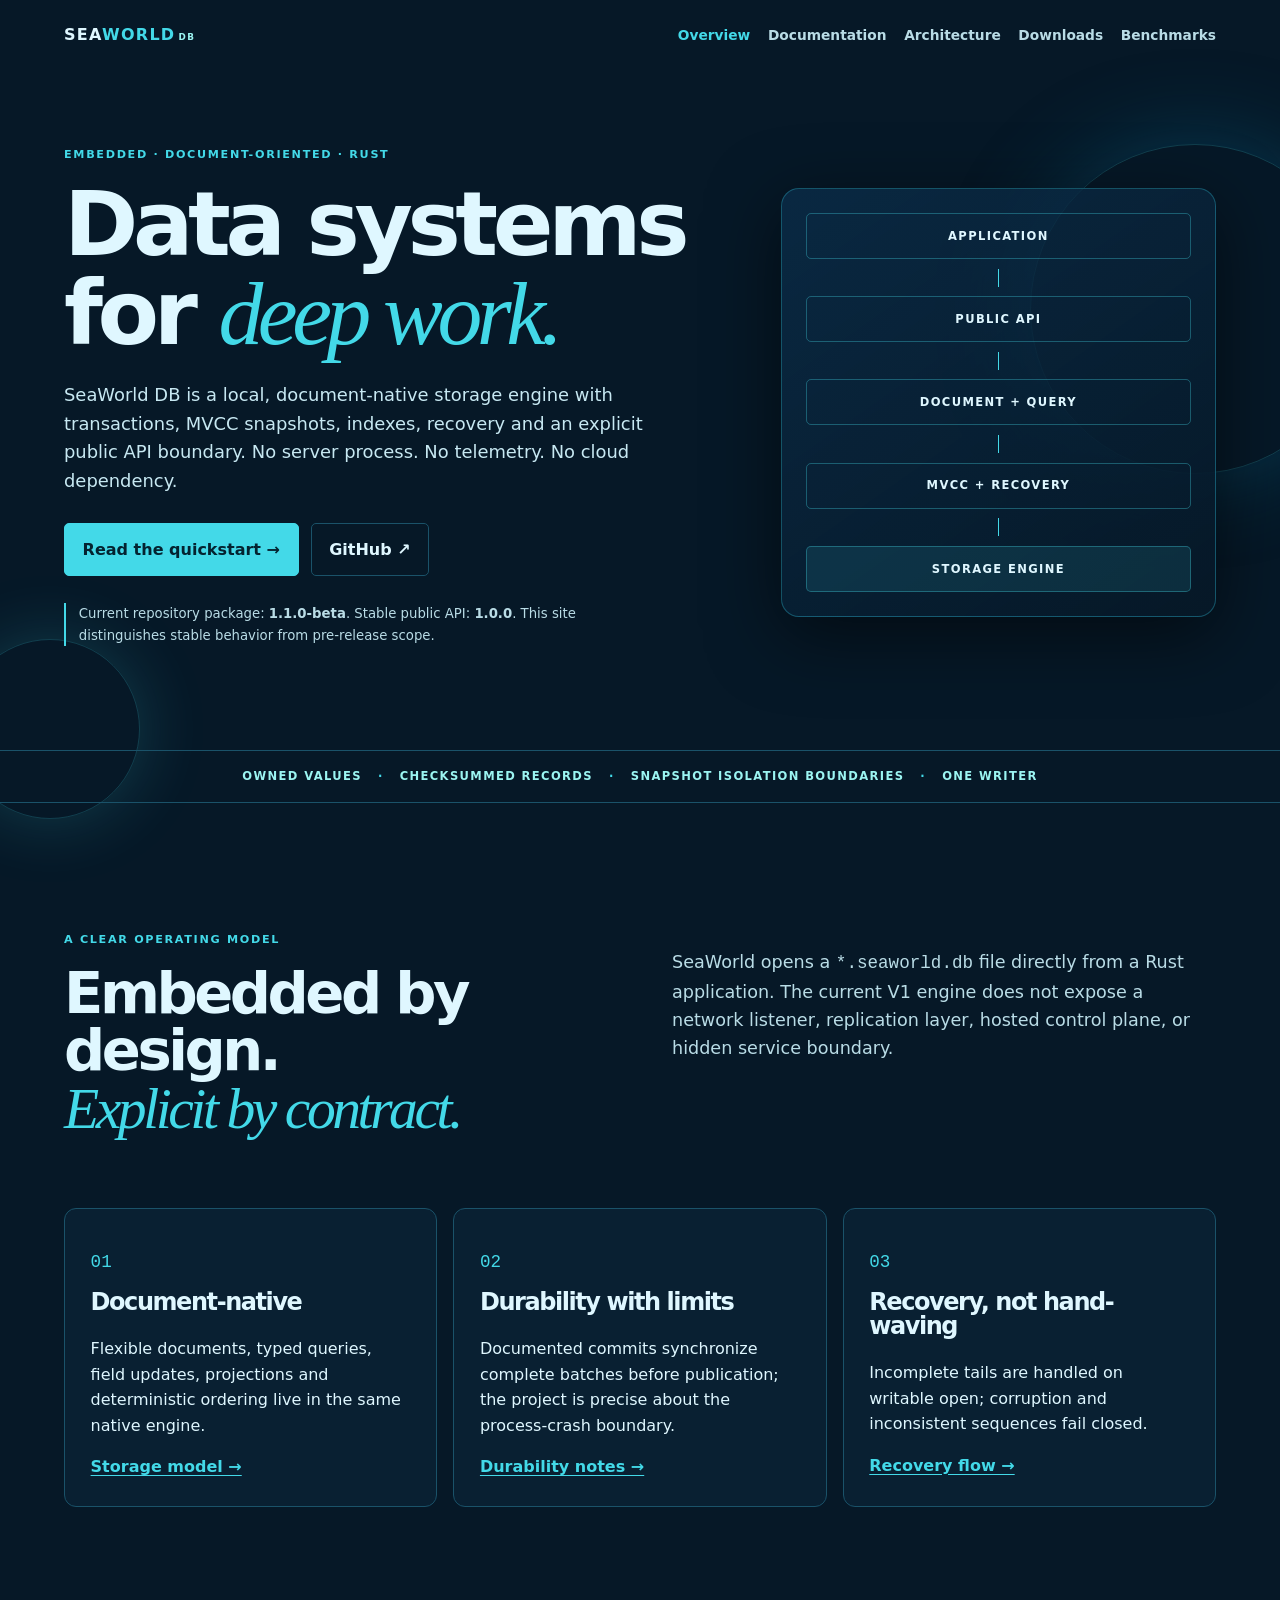
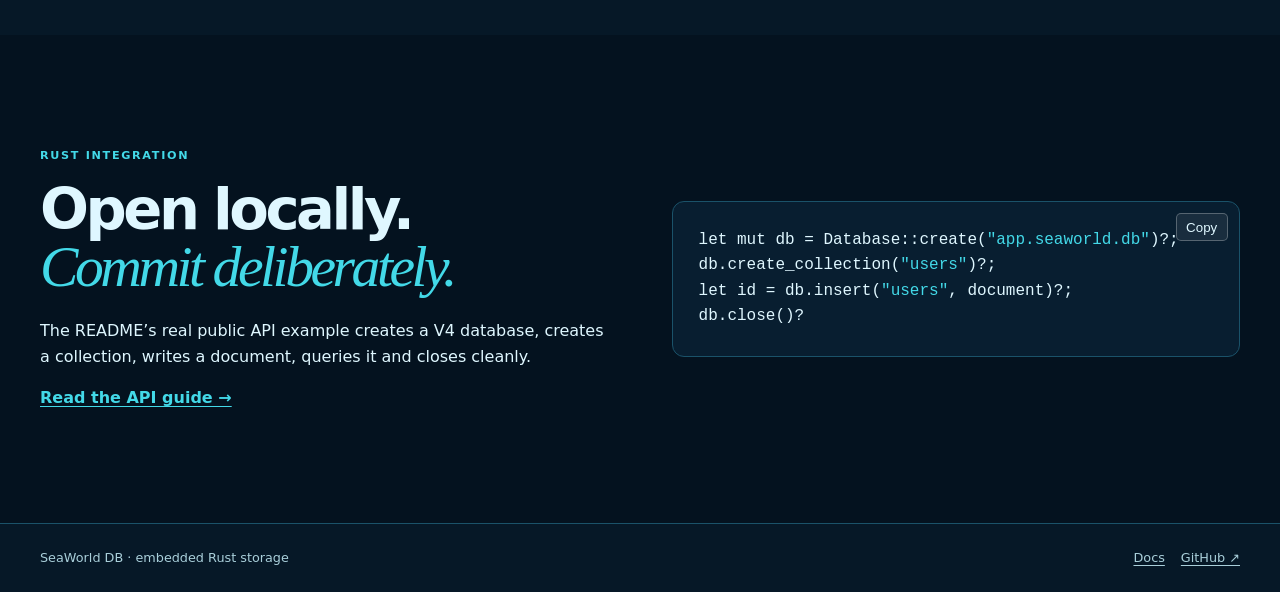
<file: website/index.html>
<!doctype html><html lang="en"><head><meta charset="utf-8"><meta name="viewport" content="width=device-width,initial-scale=1"><title>SeaWorld DB — Embedded data, engineered for depth</title><meta name="description" content="SeaWorld DB is a document-oriented embedded database written in Rust."><meta property="og:title" content="SeaWorld DB"><meta property="og:description" content="An embedded, document-oriented Rust database."><meta property="og:type" content="website"><meta name="theme-color" content="#061827"><link rel="stylesheet" href="styles.css"></head><body class="ocean"><a class="skip" href="#main">Skip to content</a><div class="bubble b1"></div><div class="bubble b2"></div><header><a class="brand" href="index.html">SEA<span>WORLD</span><small>DB</small></a><button class="nav-toggle" aria-expanded="false" aria-controls="nav">Menu</button><nav id="nav"><a aria-current="page" href="index.html">Overview</a><a href="docs.html">Documentation</a><a href="architecture.html">Architecture</a><a href="downloads.html">Downloads</a><a href="benchmarks.html">Benchmarks</a></nav></header><main id="main"><section class="hero"><div><p class="eyebrow">EMBEDDED · DOCUMENT-ORIENTED · RUST</p><h1>Data systems<br>for <i>deep work.</i></h1><p class="lede">SeaWorld DB is a local, document-native storage engine with transactions, MVCC snapshots, indexes, recovery and an explicit public API boundary. No server process. No telemetry. No cloud dependency.</p><div class="actions"><a class="button primary" href="docs.html#quickstart">Read the quickstart →</a><a class="button ghost" href="https://github.com/Reina-Kousaka1/seaworld.db" rel="noopener noreferrer">GitHub ↗</a></div><p class="notice">Current repository package: <strong>1.1.0-beta</strong>. Stable public API: <strong>1.0.0</strong>. This site distinguishes stable behavior from pre-release scope.</p></div><div class="depth-card" aria-label="Architecture layers"><span>APPLICATION</span><i></i><span>PUBLIC API</span><i></i><span>DOCUMENT + QUERY</span><i></i><span>MVCC + RECOVERY</span><i></i><span>STORAGE ENGINE</span></div></section><section class="signal"><span>OWNED VALUES</span><b>·</b><span>CHECKSUMMED RECORDS</span><b>·</b><span>SNAPSHOT ISOLATION BOUNDARIES</span><b>·</b><span>ONE WRITER</span></section><section class="split"><div><p class="eyebrow">A CLEAR OPERATING MODEL</p><h2>Embedded by design.<br><i>Explicit by contract.</i></h2></div><p>SeaWorld opens a <code>*.seaworld.db</code> file directly from a Rust application. The current V1 engine does not expose a network listener, replication layer, hosted control plane, or hidden service boundary.</p></section><section class="feature-grid"><article><p class="num">01</p><h3>Document-native</h3><p>Flexible documents, typed queries, field updates, projections and deterministic ordering live in the same native engine.</p><a href="docs.html#model">Storage model →</a></article><article><p class="num">02</p><h3>Durability with limits</h3><p>Documented commits synchronize complete batches before publication; the project is precise about the process-crash boundary.</p><a href="docs.html#durability">Durability notes →</a></article><article><p class="num">03</p><h3>Recovery, not hand-waving</h3><p>Incomplete tails are handled on writable open; corruption and inconsistent sequences fail closed.</p><a href="architecture.html#recovery">Recovery flow →</a></article></section><section class="code-section"><div><p class="eyebrow">RUST INTEGRATION</p><h2>Open locally.<br><i>Commit deliberately.</i></h2><p>The README’s real public API example creates a V4 database, creates a collection, writes a document, queries it and closes cleanly.</p><a href="docs.html#rust">Read the API guide →</a></div><pre><code>let mut db = Database::create(<span class="cyan">"app.seaworld.db"</span>)?;
db.create_collection(<span class="cyan">"users"</span>)?;
let id = db.insert(<span class="cyan">"users"</span>, document)?;
db.close()?</code><button class="copy" data-copy="let mut db = Database::create(\"app.seaworld.db\")?;">Copy</button></pre></section></main><footer><span>SeaWorld DB · embedded Rust storage</span><span><a href="docs.html">Docs</a><a href="https://github.com/Reina-Kousaka1/seaworld.db" rel="noopener noreferrer">GitHub ↗</a></span></footer><script src="site.js"></script></body></html>
</file>
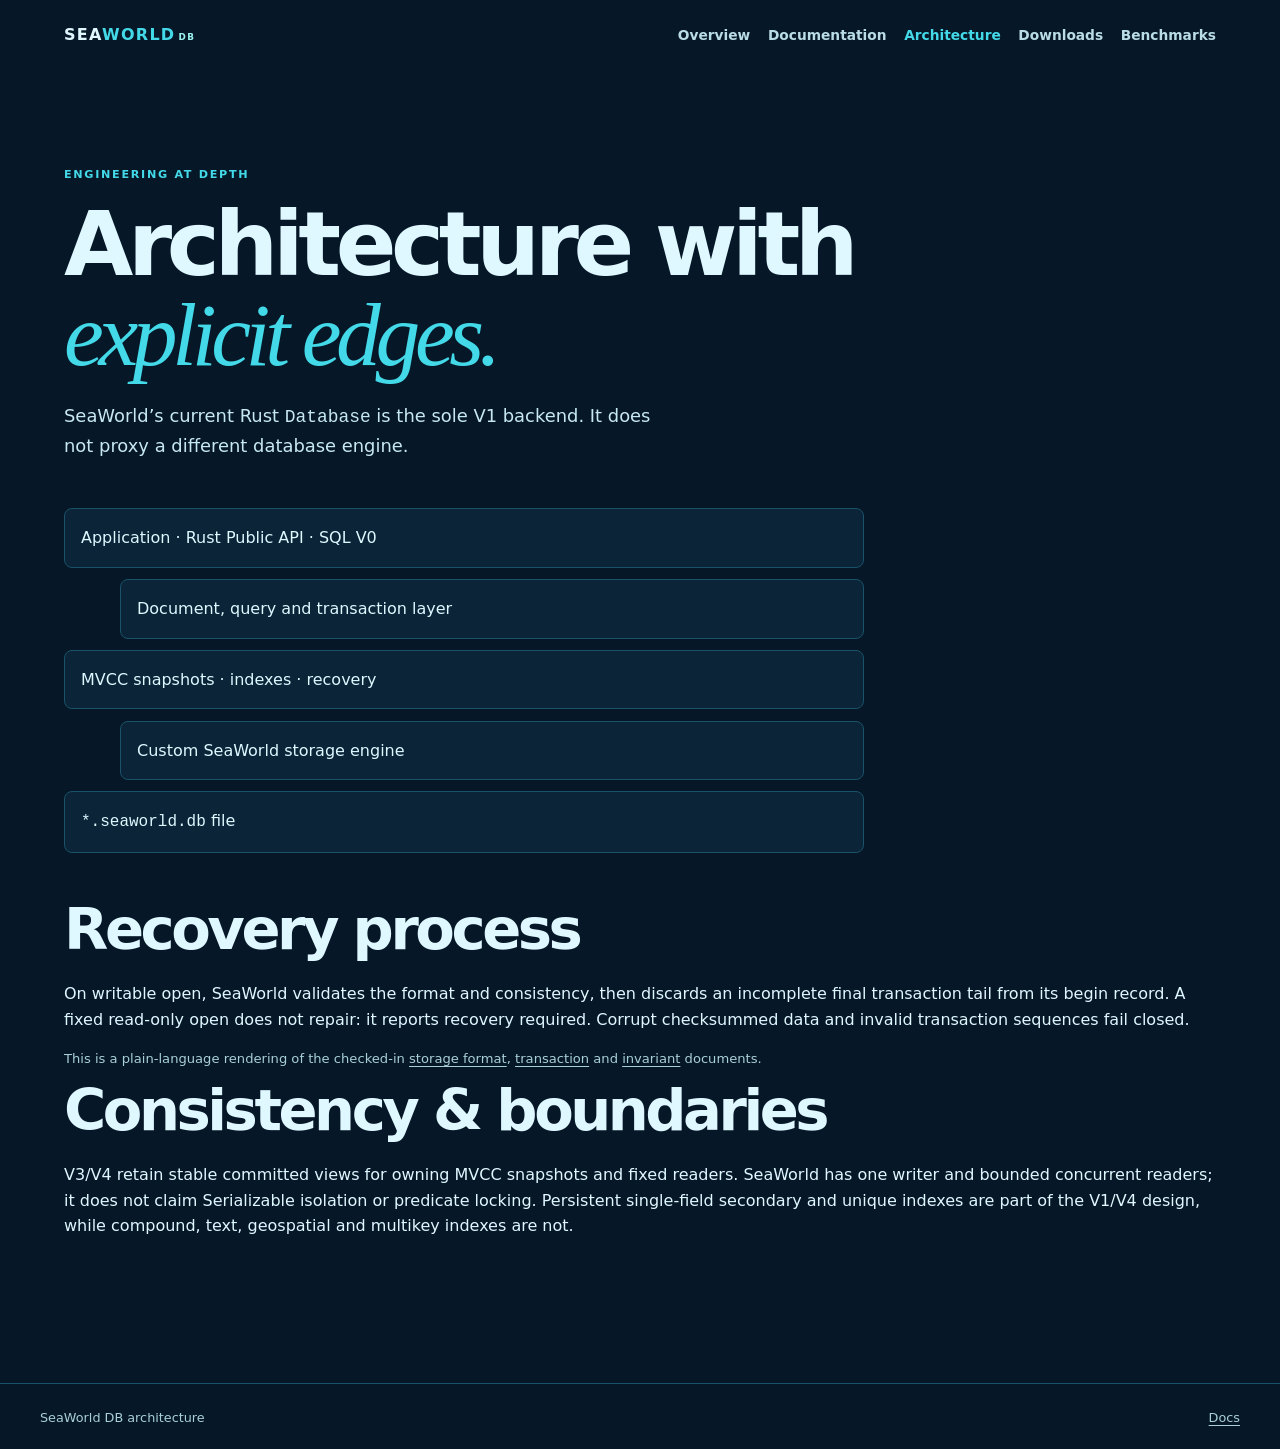
<file: website/architecture.html>
<!doctype html><html lang="en"><head><meta charset="utf-8"><meta name="viewport" content="width=device-width,initial-scale=1"><title>Architecture — SeaWorld DB</title><meta name="description" content="SeaWorld DB storage and recovery architecture."><link rel="stylesheet" href="styles.css"></head><body class="ocean"><a class="skip" href="#main">Skip to content</a><header><a class="brand" href="index.html">SEA<span>WORLD</span><small>DB</small></a><button class="nav-toggle" aria-expanded="false" aria-controls="nav">Menu</button><nav id="nav"><a href="index.html">Overview</a><a href="docs.html">Documentation</a><a aria-current="page" href="architecture.html">Architecture</a><a href="downloads.html">Downloads</a><a href="benchmarks.html">Benchmarks</a></nav></header><main id="main" class="architecture"><p class="eyebrow">ENGINEERING AT DEPTH</p><h1>Architecture with<br><i>explicit edges.</i></h1><p class="lede">SeaWorld’s current Rust <code>Database</code> is the sole V1 backend. It does not proxy a different database engine.</p><div class="flow"><div>Application · Rust Public API · SQL V0</div><div>Document, query and transaction layer</div><div>MVCC snapshots · indexes · recovery</div><div>Custom SeaWorld storage engine</div><div><code>*.seaworld.db</code> file</div></div><section id="recovery"><h2>Recovery process</h2><p>On writable open, SeaWorld validates the format and consistency, then discards an incomplete final transaction tail from its begin record. A fixed read-only open does not repair: it reports recovery required. Corrupt checksummed data and invalid transaction sequences fail closed.</p><p class="fine">This is a plain-language rendering of the checked-in <a href="https://github.com/Reina-Kousaka1/seaworld.db/blob/main/docs/storage-format.md" rel="noopener noreferrer">storage format</a>, <a href="https://github.com/Reina-Kousaka1/seaworld.db/blob/main/docs/transactions.md" rel="noopener noreferrer">transaction</a> and <a href="https://github.com/Reina-Kousaka1/seaworld.db/blob/main/docs/core-invariants.md" rel="noopener noreferrer">invariant</a> documents.</p></section><section><h2>Consistency &amp; boundaries</h2><p>V3/V4 retain stable committed views for owning MVCC snapshots and fixed readers. SeaWorld has one writer and bounded concurrent readers; it does not claim Serializable isolation or predicate locking. Persistent single-field secondary and unique indexes are part of the V1/V4 design, while compound, text, geospatial and multikey indexes are not.</p></section></main><footer><span>SeaWorld DB architecture</span><span><a href="docs.html">Docs</a></span></footer><script src="site.js"></script></body></html>
</file>
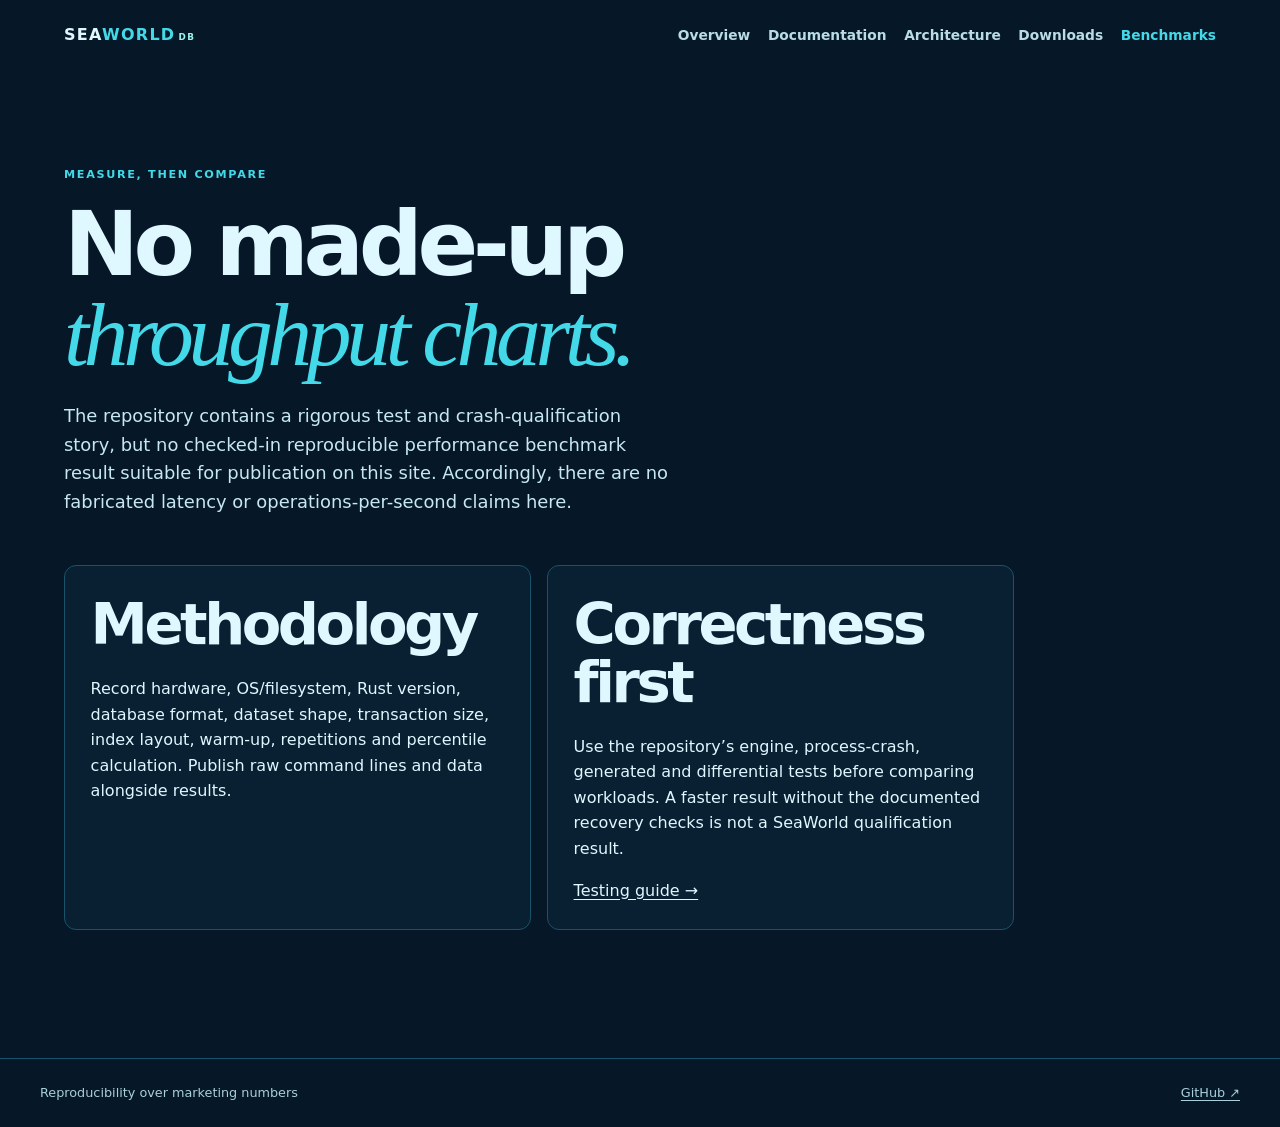
<file: website/benchmarks.html>
<!doctype html><html lang="en"><head><meta charset="utf-8"><meta name="viewport" content="width=device-width,initial-scale=1"><title>Benchmarks — SeaWorld DB</title><meta name="description" content="SeaWorld DB benchmark methodology and limits."><link rel="stylesheet" href="styles.css"></head><body class="ocean"><a class="skip" href="#main">Skip to content</a><header><a class="brand" href="index.html">SEA<span>WORLD</span><small>DB</small></a><button class="nav-toggle" aria-expanded="false" aria-controls="nav">Menu</button><nav id="nav"><a href="index.html">Overview</a><a href="docs.html">Documentation</a><a href="architecture.html">Architecture</a><a href="downloads.html">Downloads</a><a aria-current="page" href="benchmarks.html">Benchmarks</a></nav></header><main id="main" class="page"><p class="eyebrow">MEASURE, THEN COMPARE</p><h1>No made-up<br><i>throughput charts.</i></h1><p class="lede">The repository contains a rigorous test and crash-qualification story, but no checked-in reproducible performance benchmark result suitable for publication on this site. Accordingly, there are no fabricated latency or operations-per-second claims here.</p><div class="download-grid"><article><h2>Methodology</h2><p>Record hardware, OS/filesystem, Rust version, database format, dataset shape, transaction size, index layout, warm-up, repetitions and percentile calculation. Publish raw command lines and data alongside results.</p></article><article><h2>Correctness first</h2><p>Use the repository’s engine, process-crash, generated and differential tests before comparing workloads. A faster result without the documented recovery checks is not a SeaWorld qualification result.</p><a href="docs.html#testing">Testing guide →</a></article></div></main><footer><span>Reproducibility over marketing numbers</span><span><a href="https://github.com/Reina-Kousaka1/seaworld.db" rel="noopener noreferrer">GitHub ↗</a></span></footer><script src="site.js"></script></body></html>
</file>
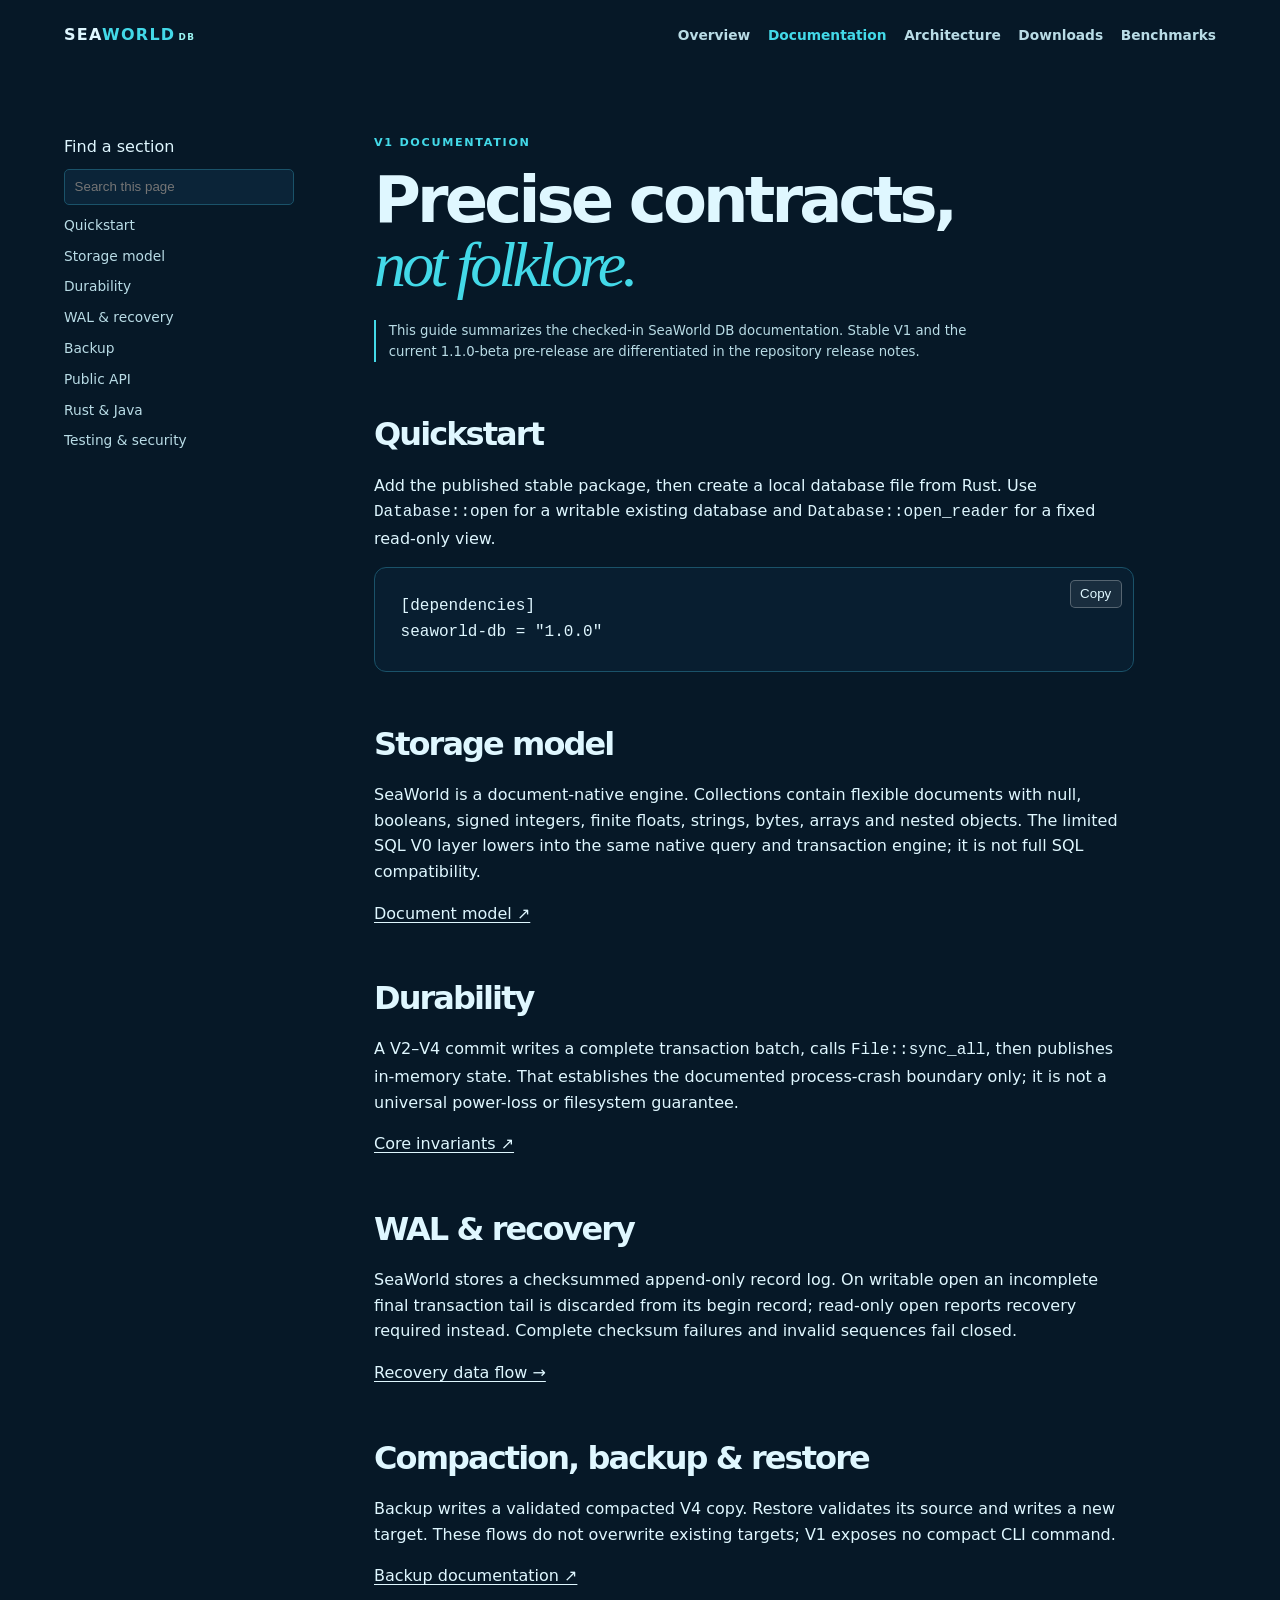
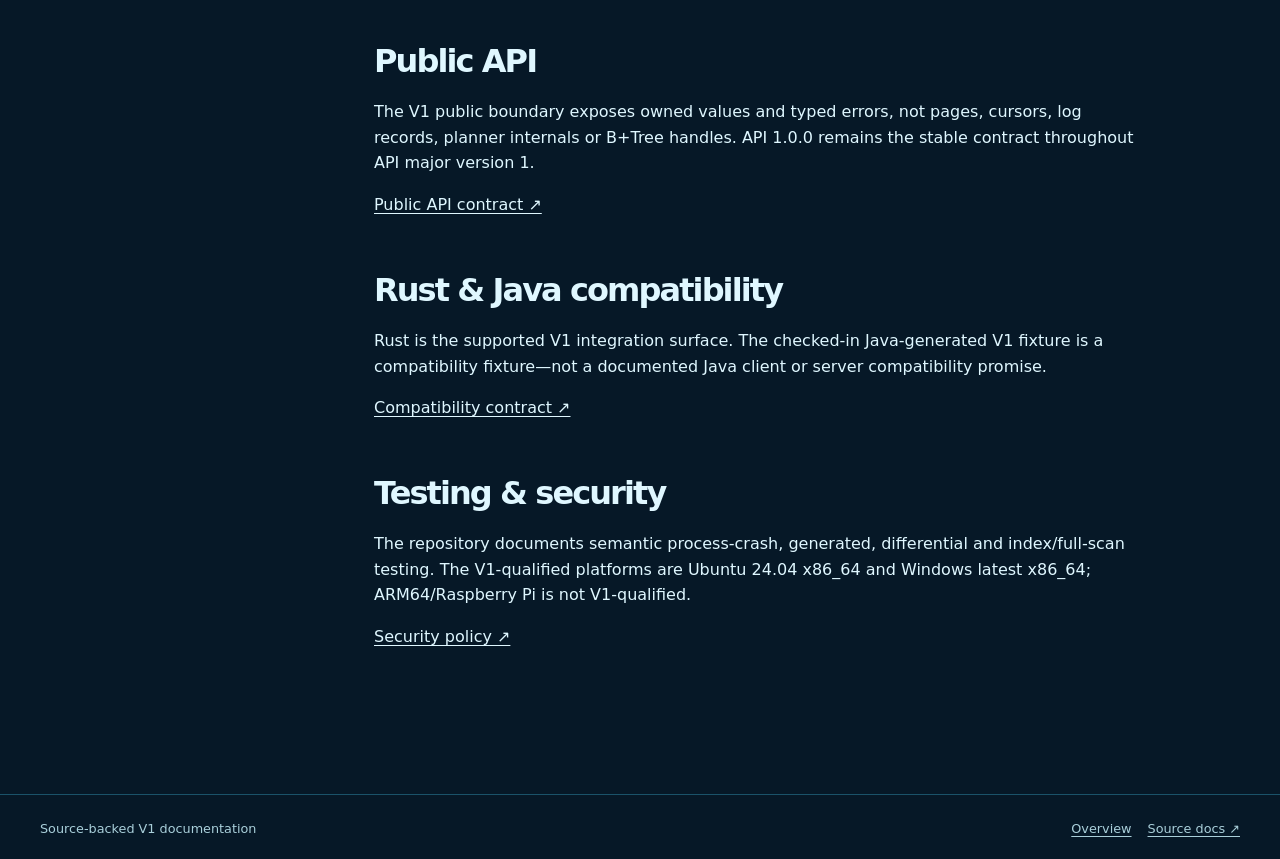
<file: website/docs.html>
<!doctype html><html lang="en"><head><meta charset="utf-8"><meta name="viewport" content="width=device-width,initial-scale=1"><title>Documentation — SeaWorld DB</title><meta name="description" content="Verified SeaWorld DB V1 documentation."><link rel="stylesheet" href="styles.css"></head><body class="ocean"><a class="skip" href="#main">Skip to content</a><header><a class="brand" href="index.html">SEA<span>WORLD</span><small>DB</small></a><button class="nav-toggle" aria-expanded="false" aria-controls="nav">Menu</button><nav id="nav"><a href="index.html">Overview</a><a aria-current="page" href="docs.html">Documentation</a><a href="architecture.html">Architecture</a><a href="downloads.html">Downloads</a><a href="benchmarks.html">Benchmarks</a></nav></header><main id="main" class="doc-layout"><aside><label for="doc-search">Find a section</label><input id="doc-search" type="search" placeholder="Search this page"><a href="#quickstart">Quickstart</a><a href="#model">Storage model</a><a href="#durability">Durability</a><a href="#recovery">WAL &amp; recovery</a><a href="#backup">Backup</a><a href="#api">Public API</a><a href="#rust">Rust &amp; Java</a><a href="#testing">Testing &amp; security</a></aside><article class="prose"><p class="eyebrow">V1 DOCUMENTATION</p><h1>Precise contracts,<br><i>not folklore.</i></h1><p class="notice">This guide summarizes the checked-in SeaWorld DB documentation. Stable V1 and the current 1.1.0-beta pre-release are differentiated in the repository release notes.</p><section id="quickstart"><h2>Quickstart</h2><p>Add the published stable package, then create a local database file from Rust. Use <code>Database::open</code> for a writable existing database and <code>Database::open_reader</code> for a fixed read-only view.</p><pre><code>[dependencies]
seaworld-db = "1.0.0"</code><button class="copy" data-copy="seaworld-db = \"1.0.0\"">Copy</button></pre></section><section id="model"><h2>Storage model</h2><p>SeaWorld is a document-native engine. Collections contain flexible documents with null, booleans, signed integers, finite floats, strings, bytes, arrays and nested objects. The limited SQL V0 layer lowers into the same native query and transaction engine; it is not full SQL compatibility.</p><p><a href="https://github.com/Reina-Kousaka1/seaworld.db/blob/main/docs/document-model.md" rel="noopener noreferrer">Document model ↗</a></p></section><section id="durability"><h2>Durability</h2><p>A V2–V4 commit writes a complete transaction batch, calls <code>File::sync_all</code>, then publishes in-memory state. That establishes the documented process-crash boundary only; it is not a universal power-loss or filesystem guarantee.</p><p><a href="https://github.com/Reina-Kousaka1/seaworld.db/blob/main/docs/core-invariants.md" rel="noopener noreferrer">Core invariants ↗</a></p></section><section id="recovery"><h2>WAL &amp; recovery</h2><p>SeaWorld stores a checksummed append-only record log. On writable open an incomplete final transaction tail is discarded from its begin record; read-only open reports recovery required instead. Complete checksum failures and invalid sequences fail closed.</p><p><a href="architecture.html#recovery">Recovery data flow →</a></p></section><section id="backup"><h2>Compaction, backup &amp; restore</h2><p>Backup writes a validated compacted V4 copy. Restore validates its source and writes a new target. These flows do not overwrite existing targets; V1 exposes no compact CLI command.</p><p><a href="https://github.com/Reina-Kousaka1/seaworld.db/blob/main/docs/backup.md" rel="noopener noreferrer">Backup documentation ↗</a></p></section><section id="api"><h2>Public API</h2><p>The V1 public boundary exposes owned values and typed errors, not pages, cursors, log records, planner internals or B+Tree handles. API 1.0.0 remains the stable contract throughout API major version 1.</p><p><a href="https://github.com/Reina-Kousaka1/seaworld.db/blob/main/docs/public-api.md" rel="noopener noreferrer">Public API contract ↗</a></p></section><section id="rust"><h2>Rust &amp; Java compatibility</h2><p>Rust is the supported V1 integration surface. The checked-in Java-generated V1 fixture is a compatibility fixture—not a documented Java client or server compatibility promise.</p><p><a href="https://github.com/Reina-Kousaka1/seaworld.db/blob/main/docs/compatibility-contract.md" rel="noopener noreferrer">Compatibility contract ↗</a></p></section><section id="testing"><h2>Testing &amp; security</h2><p>The repository documents semantic process-crash, generated, differential and index/full-scan testing. The V1-qualified platforms are Ubuntu 24.04 x86_64 and Windows latest x86_64; ARM64/Raspberry Pi is not V1-qualified.</p><p><a href="https://github.com/Reina-Kousaka1/seaworld.db/blob/main/SECURITY.md" rel="noopener noreferrer">Security policy ↗</a></p></section></article></main><footer><span>Source-backed V1 documentation</span><span><a href="index.html">Overview</a><a href="https://github.com/Reina-Kousaka1/seaworld.db/tree/main/docs" rel="noopener noreferrer">Source docs ↗</a></span></footer><script src="site.js"></script></body></html>
</file>
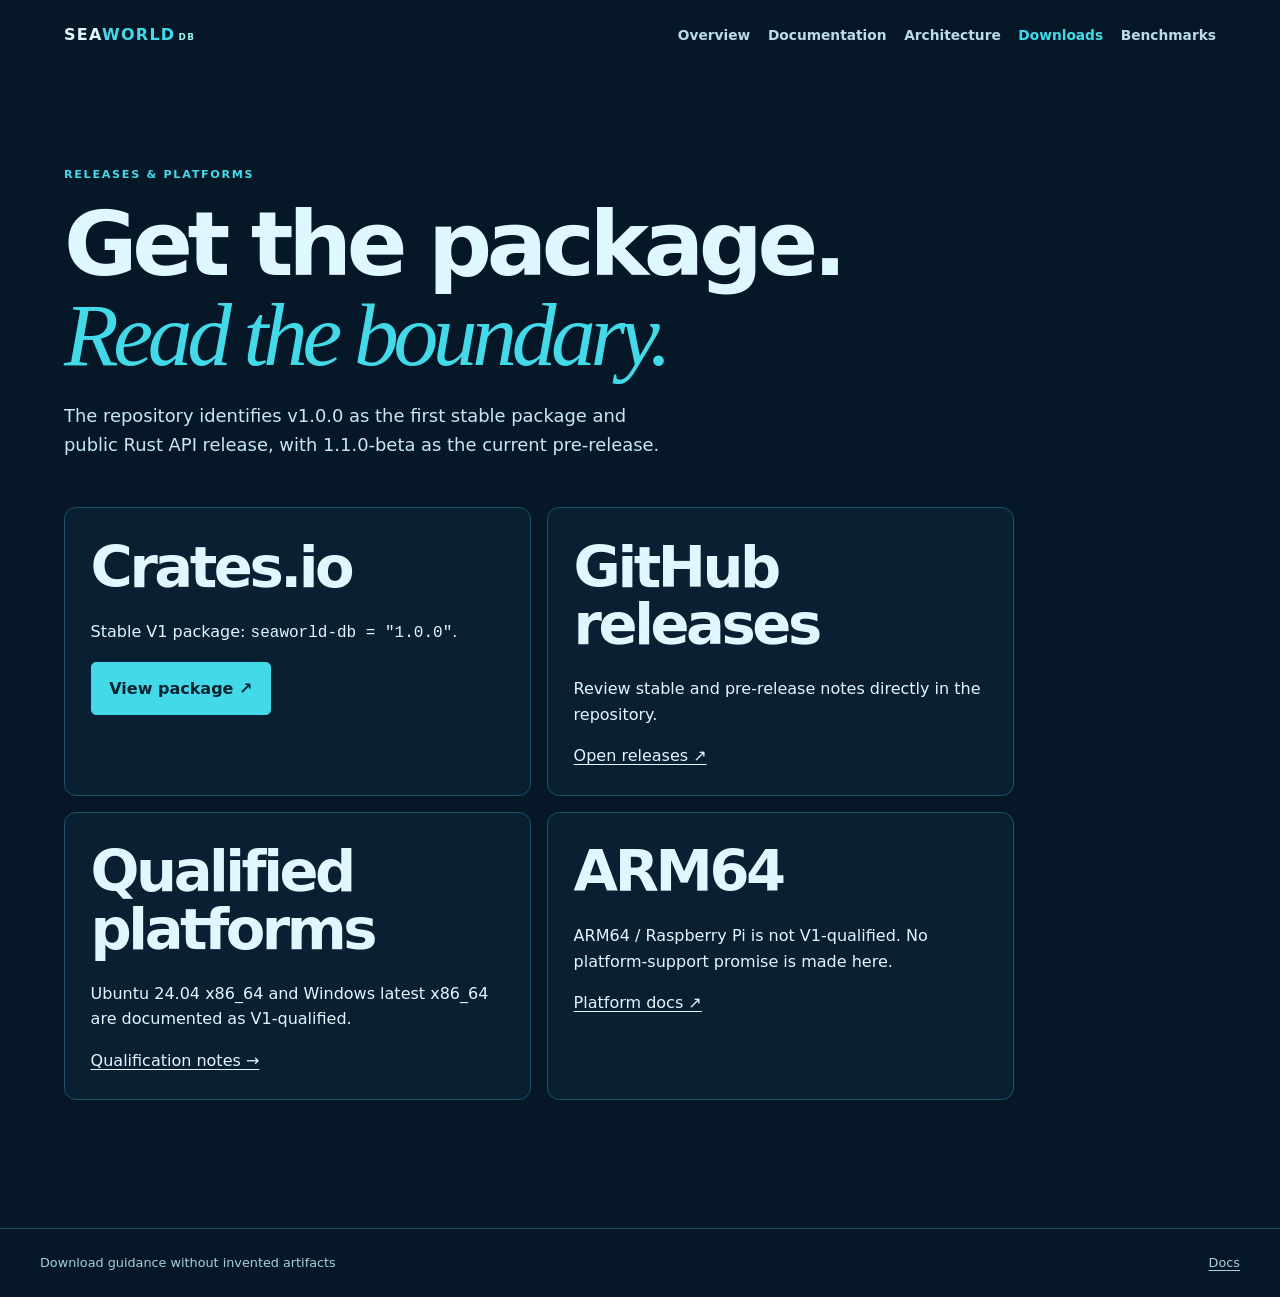
<file: website/downloads.html>
<!doctype html><html lang="en"><head><meta charset="utf-8"><meta name="viewport" content="width=device-width,initial-scale=1"><title>Downloads — SeaWorld DB</title><meta name="description" content="SeaWorld DB package and platform guidance."><link rel="stylesheet" href="styles.css"></head><body class="ocean"><a class="skip" href="#main">Skip to content</a><header><a class="brand" href="index.html">SEA<span>WORLD</span><small>DB</small></a><button class="nav-toggle" aria-expanded="false" aria-controls="nav">Menu</button><nav id="nav"><a href="index.html">Overview</a><a href="docs.html">Documentation</a><a href="architecture.html">Architecture</a><a aria-current="page" href="downloads.html">Downloads</a><a href="benchmarks.html">Benchmarks</a></nav></header><main id="main" class="page"><p class="eyebrow">RELEASES &amp; PLATFORMS</p><h1>Get the package.<br><i>Read the boundary.</i></h1><p class="lede">The repository identifies v1.0.0 as the first stable package and public Rust API release, with 1.1.0-beta as the current pre-release.</p><div class="download-grid"><article><h2>Crates.io</h2><p>Stable V1 package: <code>seaworld-db = "1.0.0"</code>.</p><a class="button primary" href="https://crates.io/crates/seaworld-db" rel="noopener noreferrer">View package ↗</a></article><article><h2>GitHub releases</h2><p>Review stable and pre-release notes directly in the repository.</p><a href="https://github.com/Reina-Kousaka1/seaworld.db/releases" rel="noopener noreferrer">Open releases ↗</a></article><article><h2>Qualified platforms</h2><p>Ubuntu 24.04 x86_64 and Windows latest x86_64 are documented as V1-qualified.</p><a href="docs.html#testing">Qualification notes →</a></article><article><h2>ARM64</h2><p>ARM64 / Raspberry Pi is not V1-qualified. No platform-support promise is made here.</p><a href="https://github.com/Reina-Kousaka1/seaworld.db/blob/main/docs/platform-support.md" rel="noopener noreferrer">Platform docs ↗</a></article></div></main><footer><span>Download guidance without invented artifacts</span><span><a href="docs.html">Docs</a></span></footer><script src="site.js"></script></body></html>
</file>
<file: website/styles.css>
:root{--navy:#061827;--blue:#086c91;--cyan:#43d9e8;--aqua:#9bf5f2;--ice:#f3fbff;--ink:#dff7ff;--line:#1a5269}*{box-sizing:border-box}html{scroll-behavior:smooth}body{margin:0;background:var(--navy);color:var(--ink);font:16px/1.6 Inter,ui-sans-serif,system-ui,-apple-system,BlinkMacSystemFont,"Segoe UI",sans-serif}a{color:inherit;text-underline-offset:3px}.skip{position:absolute;left:-999px;background:#fff;color:#000;padding:.7rem;z-index:20}.skip:focus{left:1rem;top:1rem}header,main,footer{position:relative;z-index:2}header{max-width:1200px;margin:auto;padding:1.4rem 1.5rem;display:flex;justify-content:space-between;align-items:center}.brand{letter-spacing:.08em;font-size:1rem;font-weight:900;text-decoration:none}.brand span{color:var(--cyan)}.brand small{font-size:.55em;margin-left:.2rem;color:var(--aqua)}nav{display:flex;gap:1.1rem}nav a{text-decoration:none;font-size:.86rem;font-weight:700;color:#b9dce6}nav a[aria-current]{color:var(--cyan)}.nav-toggle{display:none;background:transparent;color:var(--ink);border:1px solid var(--line);border-radius:99px;padding:.4rem .7rem}.hero,.split,.feature-grid,.code-section,.page,.doc-layout,.architecture{max-width:1200px;margin:auto;padding-left:1.5rem;padding-right:1.5rem}.hero{display:grid;grid-template-columns:1.2fr .8fr;gap:4rem;min-height:680px;align-items:center;padding-top:4rem;padding-bottom:5rem}.eyebrow{color:var(--cyan);letter-spacing:.15em;font-size:.7rem;font-weight:900;margin:0 0 1rem}.lede{max-width:610px;font-size:1.12rem;color:#c7e8f2}h1,h2,h3{line-height:1;letter-spacing:-.06em;margin:.3rem 0 1.4rem}h1{font-size:clamp(3.5rem,7vw,7rem)}h2{font-size:clamp(2.25rem,4.5vw,4.6rem)}h3{font-size:1.5rem}i{font-family:Georgia,serif;font-weight:400;color:var(--cyan)}code,pre{font-family:ui-monospace,SFMono-Regular,Consolas,monospace}.actions{display:flex;gap:.75rem;flex-wrap:wrap;margin:1.7rem 0}.button{display:inline-flex;text-decoration:none;border-radius:5px;padding:.8rem 1.1rem;border:1px solid var(--cyan);font-weight:800}.primary{background:var(--cyan);color:#042330}.ghost{border-color:var(--line);color:var(--ink)}.notice{font-size:.83rem;max-width:600px;border-left:2px solid var(--cyan);padding-left:.8rem;color:#b9dce6}.depth-card{border:1px solid #2aa7bd66;border-radius:18px;padding:1.5rem;background:linear-gradient(145deg,#0c3150aa,#061827);box-shadow:0 18px 70px #0008;display:grid;gap:.6rem}.depth-card span{border:1px solid #43d9e855;border-radius:5px;padding:.8rem;text-align:center;font-size:.72rem;letter-spacing:.12em;font-weight:800}.depth-card span:last-child{background:#43d9e81c}.depth-card i{height:18px;width:1px;background:var(--cyan);justify-self:center}.signal{border-top:1px solid var(--line);border-bottom:1px solid var(--line);padding:1rem 1.5rem;display:flex;justify-content:center;gap:1rem;flex-wrap:wrap;font-size:.72rem;letter-spacing:.12em;font-weight:900;color:var(--aqua)}.signal b{color:var(--cyan)}.split{padding-top:8rem;padding-bottom:3rem;display:grid;grid-template-columns:1fr 1fr;gap:4rem}.split>p{font-size:1.1rem;color:#b9dce6}.feature-grid{display:grid;grid-template-columns:repeat(3,1fr);gap:1rem;padding-bottom:8rem}.feature-grid article,.download-grid article{border:1px solid var(--line);border-radius:12px;padding:1.6rem;background:#0b2438aa}.num{color:var(--cyan);font:1.1rem ui-monospace,monospace}.feature-grid a,.code-section a{color:var(--cyan);font-weight:800}.code-section{max-width:none;background:#04121f;padding:7rem max(1.5rem,calc((100vw - 1200px)/2));display:grid;grid-template-columns:1fr 1fr;gap:4rem}.code-section pre,.prose pre{position:relative;padding:1.6rem;border-radius:12px;background:#081e30;border:1px solid var(--line);white-space:pre-wrap;overflow:auto;align-self:center}.cyan{color:var(--cyan)}.copy{position:absolute;right:.7rem;top:.7rem;color:var(--ink);background:#ffffff12;border:1px solid #ffffff44;border-radius:5px;padding:.35rem .6rem;cursor:pointer}.bubble{position:fixed;border-radius:50%;border:1px solid #43d9e833;pointer-events:none;z-index:0}.b1{width:330px;height:330px;right:-80px;top:16%;box-shadow:0 0 90px #086c9166}.b2{width:180px;height:180px;left:-40px;bottom:9%;box-shadow:0 0 70px #43d9e833}.page{padding-top:6rem;padding-bottom:8rem}.page>h1{max-width:900px}.download-grid{display:grid;grid-template-columns:repeat(2,1fr);gap:1rem;margin-top:3rem;max-width:950px}.doc-layout{display:grid;grid-template-columns:230px minmax(0,760px);gap:5rem;padding-top:4rem;padding-bottom:8rem}.doc-layout aside{position:sticky;top:1rem;height:max-content;display:grid;gap:.55rem}.doc-layout aside a{text-decoration:none;font-size:.86rem;color:#b9dce6}.doc-layout input{background:#0b2438;color:var(--ink);border:1px solid var(--line);padding:.6rem;border-radius:5px}.prose h1{font-size:clamp(3rem,5vw,5.2rem)}.prose h2{font-size:2rem;margin-top:3.5rem}.prose section{scroll-margin-top:2rem}.architecture{padding-top:6rem;padding-bottom:8rem}.flow{max-width:800px;margin:3rem 0;display:grid;gap:.7rem}.flow div{padding:1rem;border:1px solid var(--line);border-radius:8px;background:#0b2438}.flow div:nth-child(2n){margin-left:7%}.fine{font-size:.82rem;color:#a9cfda}footer{border-top:1px solid var(--line);padding:1.5rem max(1.5rem,calc((100vw - 1200px)/2));display:flex;justify-content:space-between;gap:1rem;font-size:.8rem;color:#a9cfda}footer span:last-child{display:flex;gap:1rem}@media(max-width:760px){header{padding:.9rem 1rem}.nav-toggle{display:block}nav{display:none;position:absolute;right:1rem;top:4rem;flex-direction:column;background:#082038;border:1px solid var(--line);border-radius:8px;padding:1rem;min-width:180px}nav.open{display:flex}.hero,.split,.code-section{grid-template-columns:1fr;gap:2rem;min-height:auto;padding-top:4rem;padding-bottom:4rem}.feature-grid,.download-grid{grid-template-columns:1fr}.doc-layout{grid-template-columns:1fr;gap:2rem;padding-top:2rem}.doc-layout aside{position:static}.doc-layout aside a{display:none}.code-section{padding-inline:1.5rem}.flow div:nth-child(n){margin-left:0}footer{flex-direction:column}}
</file>
